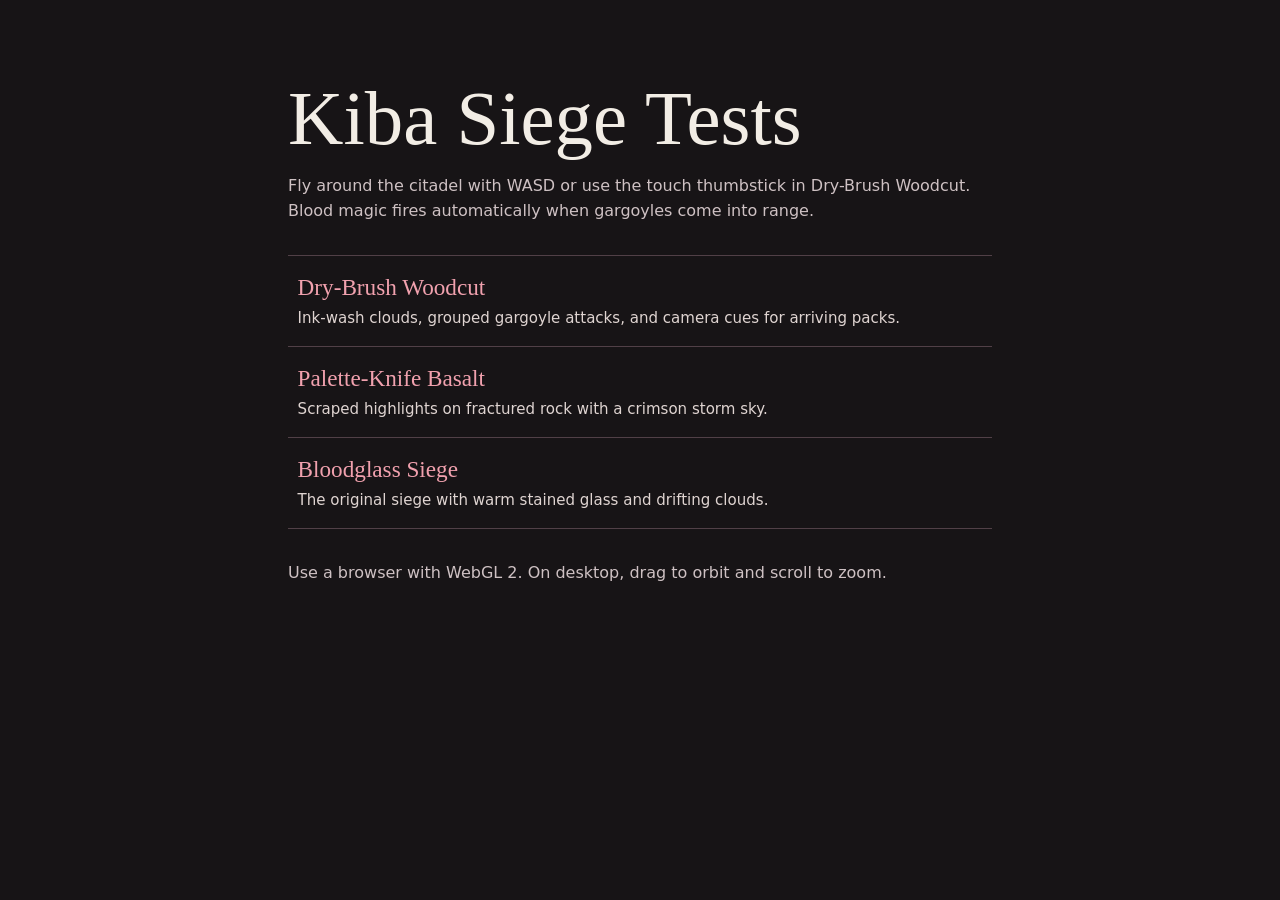
<file: kiba-siege-pages/index.html>
<!doctype html>
<html lang="en">
<head>
  <meta charset="utf-8">
  <meta name="viewport" content="width=device-width, initial-scale=1">
  <meta name="color-scheme" content="dark">
  <title>Kiba Siege Tests</title>
  <style>
    * { box-sizing: border-box; }
    body { margin: 0; color: #f2ede5; background: #171416; font: 1rem/1.55 system-ui, sans-serif; }
    main { width: min(44rem, calc(100% - 2.5rem)); margin: clamp(2rem, 9vh, 6rem) auto; }
    h1 { font: 400 clamp(2.7rem, 7vw, 4.8rem)/1 Georgia, serif; margin: 0 0 1rem; }
    p { color: #cec1c3; }
    ul { padding: 0; margin: 2rem 0; list-style: none; border-top: 1px solid #514047; }
    li { border-bottom: 1px solid #514047; }
    li a { display: block; padding: 1rem .6rem; color: inherit; text-decoration: none; }
    li a:hover, li a:focus-visible { background: #302027; }
    a:focus-visible { outline: 2px solid #e5909f; outline-offset: -2px; }
    strong { display: block; color: #f1a1ae; font: 1.45rem/1.35 Georgia, serif; }
    span { display: block; margin-top: .2rem; color: #dfd4d1; font-size: .94rem; }
  </style>
</head>
<body>
  <main>
    <h1>Kiba Siege Tests</h1>
    <p>Fly around the citadel with WASD or use the touch thumbstick in Dry-Brush Woodcut. Blood magic fires automatically when gargoyles come into range.</p>
    <ul>
      <li><a href="./dry-brush-woodcut-siege/"><strong>Dry-Brush Woodcut</strong><span>Ink-wash clouds, grouped gargoyle attacks, and camera cues for arriving packs.</span></a></li>
      <li><a href="./palette-knife-basalt-siege/"><strong>Palette-Knife Basalt</strong><span>Scraped highlights on fractured rock with a crimson storm sky.</span></a></li>
      <li><a href="./bloodglass-siege/"><strong>Bloodglass Siege</strong><span>The original siege with warm stained glass and drifting clouds.</span></a></li>
    </ul>
    <p>Use a browser with WebGL 2. On desktop, drag to orbit and scroll to zoom.</p>
  </main>
</body>
</html>
</file>
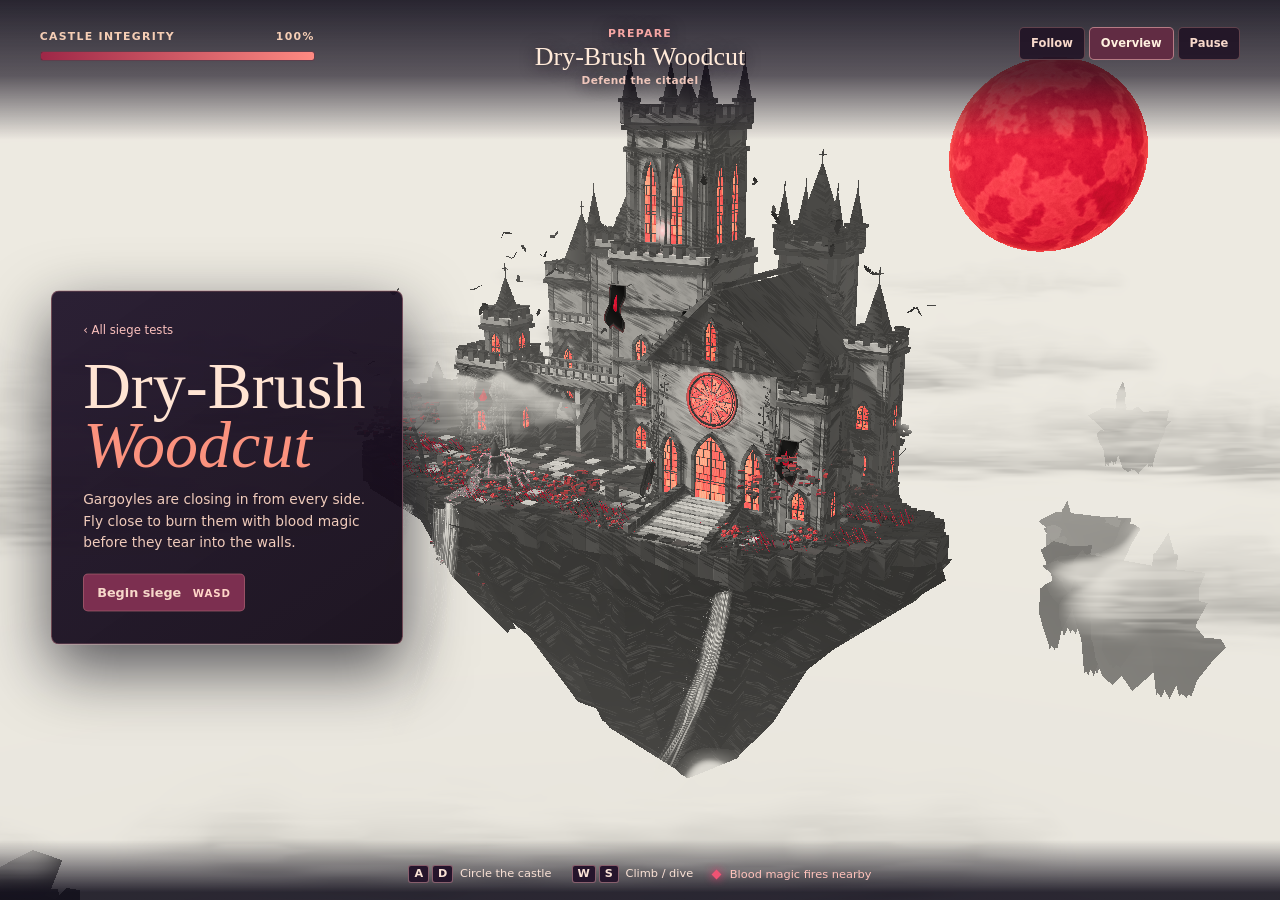
<file: kiba-siege-pages/dry-brush-woodcut-siege/index.html>
<!doctype html>
<html lang="en" data-style="woodcut">
<head>
  <meta charset="utf-8">
  <meta name="viewport" content="width=device-width, initial-scale=1">
  <meta name="theme-color" content="#111322">
  <title>Dry-Brush Woodcut · Kiba</title>
  <link rel="stylesheet" href="./src/siege/hud.css">
  <script type="importmap">
    {"imports":{"three":"../vendor/three/build/three.module.js","three/addons/":"../vendor/three/examples/jsm/"}}
  </script>
</head>
<body>
  <main aria-label="Dry-Brush Woodcut">
    <canvas id="scene" aria-label="Use WASD or the touch thumbstick to fly. Blood magic attacks nearby gargoyles automatically."></canvas>
    <div id="alarm" aria-hidden="true"></div>
    <header class="interface game-hud">
      <div class="integrity">
        <div class="hud-line"><span>Castle integrity</span><strong><span id="hp">100</span>%</strong></div>
        <meter id="wall" min="0" max="100" value="100" aria-label="Castle integrity"></meter>
      </div>
      <div class="wave">
        <span id="wave-num">Prepare</span>
        <strong id="wave-name">Dry-Brush Woodcut</strong>
        <span id="wave-count">Defend the citadel</span>
      </div>
      <nav aria-label="Camera and pause">
        <button id="follow" type="button" aria-pressed="false" title="Follow the vampire (F)">Follow</button>
        <button id="overview" type="button" aria-pressed="true" title="Overview (1)">Overview</button>
        <button id="motion" type="button" aria-pressed="false" title="Pause (P)">Pause</button>
      </nav>
    </header>
    <div id="marks" aria-hidden="true"></div>
    <div id="threat" class="interface" hidden>
      <div id="arc-guide" aria-hidden="true"></div>
      <div><strong id="threat-name"></strong><span id="threat-action"></span></div>
    </div>
    <section id="briefing" class="interface" aria-labelledby="brief-title">
      <a href="../">‹ All siege tests</a>
      <h1 id="brief-title">Dry-Brush <em>Woodcut</em></h1>
      <p id="brief-copy">Gargoyles are closing in from every side. Fly close to burn them with blood magic before they tear into the walls.</p>
      <button id="begin" type="button">Begin siege <span>WASD</span></button>
    </section>
    <div id="flight-stick" class="interface" role="group" aria-label="Touch flight thumbstick" hidden>
      <span class="flight-stick-knob" aria-hidden="true"></span>
    </div>
    <footer class="interface">
      <span class="keyboard-help"><kbd>A</kbd><kbd>D</kbd> Circle the castle</span>
      <span class="keyboard-help"><kbd>W</kbd><kbd>S</kbd> Climb / dive</span>
      <span class="touch-help">Hold and drag to fly</span>
      <span class="spell-help"><i></i> Blood magic fires nearby</span>
    </footer>
    <p id="status" role="status">Raising the defenses…</p>
  </main>
  <script type="module" src="./src/bloodglass/main.js"></script>
</body>
</html>
</file>
<file: kiba-siege-pages/dry-brush-woodcut-siege/src/siege/hud.css>
:root{color-scheme:dark;font-family:system-ui,sans-serif;color:#f6dcce;background:#0b0b15}
*{box-sizing:border-box}
html,body,main{margin:0;width:100%;height:100%;overflow:hidden}
main{position:relative;isolation:isolate}
canvas{width:100%;height:100%;display:block;touch-action:none;cursor:grab}
canvas:active{cursor:grabbing}
[hidden]{display:none!important}
.clean .interface,.clean #marks,.clean #threat{display:none}
.game-hud{position:absolute;top:0;left:0;right:0;display:grid;grid-template-columns:1fr 1fr 1fr;align-items:start;gap:12px;
  padding:clamp(14px,3vh,29px) clamp(15px,3.1vw,46px) 54px;background:linear-gradient(#0c0917df,#100a19a6 54%,transparent);pointer-events:none}
.hud-line,.wave>span{font-size:.68rem;font-weight:650;letter-spacing:.12em;text-transform:uppercase}
.hud-line{display:flex;justify-content:space-between;gap:8px;color:#f6ceb5}
.integrity{width:min(100%,275px);padding-top:3px}
meter{display:block;width:100%;height:15px;margin-top:5px}
meter::-webkit-meter-bar{border:1px solid #d58a995d;border-radius:3px;background:#160f1ce8;height:10px}
meter::-webkit-meter-optimum-value{background:linear-gradient(90deg,#9e2747,#ff8a82)}
meter::-moz-meter-bar{background:linear-gradient(90deg,#9e2747,#ff8a82)}
.wave{display:flex;flex-direction:column;align-items:center;gap:4px;text-align:center;text-shadow:0 2px 16px #120915}
.wave strong{font:400 clamp(14px,2.3vw,26px)/1 Georgia,serif;color:#ffe9d8}
.wave>span{color:#f6a6a3}
#wave-count{letter-spacing:.035em;color:#efc6bb;font-size:.66rem;text-transform:none}
nav{display:flex;justify-content:flex-end;gap:4px;pointer-events:auto}
button{font:650 .72rem/1.1 system-ui,sans-serif;border:1px solid #c88a8960;border-radius:5px;padding:9px 11px;color:#f7d8ca;background:#211426e8;cursor:pointer;white-space:nowrap}
button:hover,button[aria-pressed=true]{background:#612c43;color:#fff0df;border-color:#e3a5a6a8}
button:focus-visible,a:focus-visible{outline:2px solid #ffc2ae;outline-offset:4px}
footer{position:absolute;inset:auto 0 0;min-height:60px;padding:23px 14px 15px;display:flex;justify-content:center;align-items:center;gap:20px;
  background:linear-gradient(transparent,#0a0715da 87%);font-size:.71rem;color:#f9e1d5;pointer-events:none}
kbd{display:inline-block;border-radius:3px;border:1px solid #c38b95a0;padding:2px 5px;margin-right:3px;font:650 .70rem/1 system-ui,sans-serif;background:#25152c}
.spell-help{color:#ffc2bb}
.spell-help i{display:inline-block;width:7px;height:7px;background:#ee5373;transform:rotate(45deg);margin:0 6px 0 0;box-shadow:0 0 9px #e72c66}
#threat{position:absolute;left:50%;bottom:67px;transform:translateX(-50%);display:flex;align-items:center;gap:10px;min-height:44px;
  border:1px solid #bf819353;background:#150c20de;border-radius:6px;padding:6px 12px;color:#ffede0;white-space:nowrap;pointer-events:none}
#arc-guide{display:grid;place-items:center;width:29px;height:29px;border-radius:50%;border:1px solid #ad778593;color:#ffcba6;font-weight:750}
#threat strong,#threat span{display:block}
#threat strong{font:400 .96rem Georgia,serif}
#threat span{font-size:.65rem;color:#ffb4a5;margin-top:3px}
#threat.latched{border-color:#ed596fa8}
#threat.near #arc-guide{color:#fff2e3;background:#8c274f}
#threat.charging #arc-guide{color:#fff2e3;background:conic-gradient(#d92a55 var(--charge,0%),#2a1834 0)}
#briefing{position:absolute;top:50%;left:clamp(16px,4vw,62px);transform:translateY(-45%);max-width:min(86vw,385px);
  padding:27px 31px 32px;border:1px solid #dc8f9668;border-radius:8px;background:linear-gradient(145deg,#1d1128ee,#130a17f2);box-shadow:0 24px 65px #080712ac}
#briefing a{color:#fac0bc;text-decoration:none;font-size:.73rem}
h1{font:400 clamp(31px,5.3vw,66px)/.89 Georgia,serif;margin:19px 0 15px;color:#ffe4d3}
h1 em{display:block;color:#fb927e}
#briefing p{font-size:.86rem;line-height:1.53;color:#f0cbbb;max-width:288px}
#begin{margin-top:8px;padding:11px 13px;background:#7c2f50;font-size:.8rem}
#begin span{color:#ffd5c8;margin-left:7px;font-size:.64rem;letter-spacing:.09em}
#status{position:absolute;inset:0;margin:0;display:grid;place-items:center;text-align:center;padding:24px;background:#110c1b;color:#f7d9cc}
#alarm{position:absolute;inset:0;pointer-events:none;box-shadow:inset 0 0 135px 26px #ea184c;opacity:0}
#marks{position:absolute;inset:0;pointer-events:none}
.foe{position:absolute;left:0;top:0;color:#ffc7a0;white-space:nowrap;font:700 9px/1 system-ui,sans-serif;
  text-shadow:0 1px 4px #12081b;opacity:.82}
.foe i{width:8px;height:8px;display:inline-block;transform:rotate(45deg);border:1px solid currentColor;margin-right:5px;vertical-align:1px}
.foe.latched{color:#ff718c}
.foe.latched i{background:#ea315a}
.foe.selected{opacity:1}
@media(max-width:670px){
  .game-hud{padding-inline:10px;grid-template-columns:1fr 1fr auto;gap:8px}
  .hud-line,.wave>span{font-size:.58rem;letter-spacing:.03em}
  nav{flex-direction:column}
  nav button{padding:5px 6px;font-size:.64rem}
  #threat{bottom:70px}
  footer{gap:8px;font-size:.60rem;flex-wrap:wrap;padding-bottom:8px}
  kbd{padding:2px 3px;font-size:.60rem}
}
#flight-stick,.touch-help{display:none}
@media(any-pointer:coarse){
  #flight-stick{
    display:grid;place-items:center;position:absolute;
    left:max(14px,env(safe-area-inset-left));bottom:calc(3.35rem + env(safe-area-inset-bottom));
    width:clamp(88px,26vmin,120px);aspect-ratio:1;border-radius:50%;
    border:1px solid #dfa0a9b3;background:
      linear-gradient(transparent 49%,#ecd1ca28 49% 51%,transparent 51%),
      linear-gradient(90deg,transparent 49%,#ecd1ca28 49% 51%,transparent 51%),#23121edb;
    box-shadow:0 2px 12px #0b0718ad,inset 0 0 0 5px #120b17a6;
    touch-action:none;user-select:none;-webkit-user-select:none;-webkit-touch-callout:none;
  }
  #flight-stick.held{border-color:#f7b4b9}
  .flight-stick-knob{
    width:42%;aspect-ratio:1;border:1px solid #edb9bb;border-radius:50%;
    background:radial-gradient(circle at 35% 29%,#b06272,#492035 78%);
    box-shadow:0 3px 8px #120a15aa;pointer-events:none;
  }
  .touch-help{display:inline}
  .keyboard-help,#begin span{display:none}
  #threat{
    left:auto;right:max(12px,env(safe-area-inset-right));
    bottom:calc(3.35rem + env(safe-area-inset-bottom));
    transform:none;max-width:calc(100% - 9.4rem);white-space:normal;
  }
  #arc-guide{flex:none}
  footer{padding-bottom:calc(12px + env(safe-area-inset-bottom))}
}
</file>
